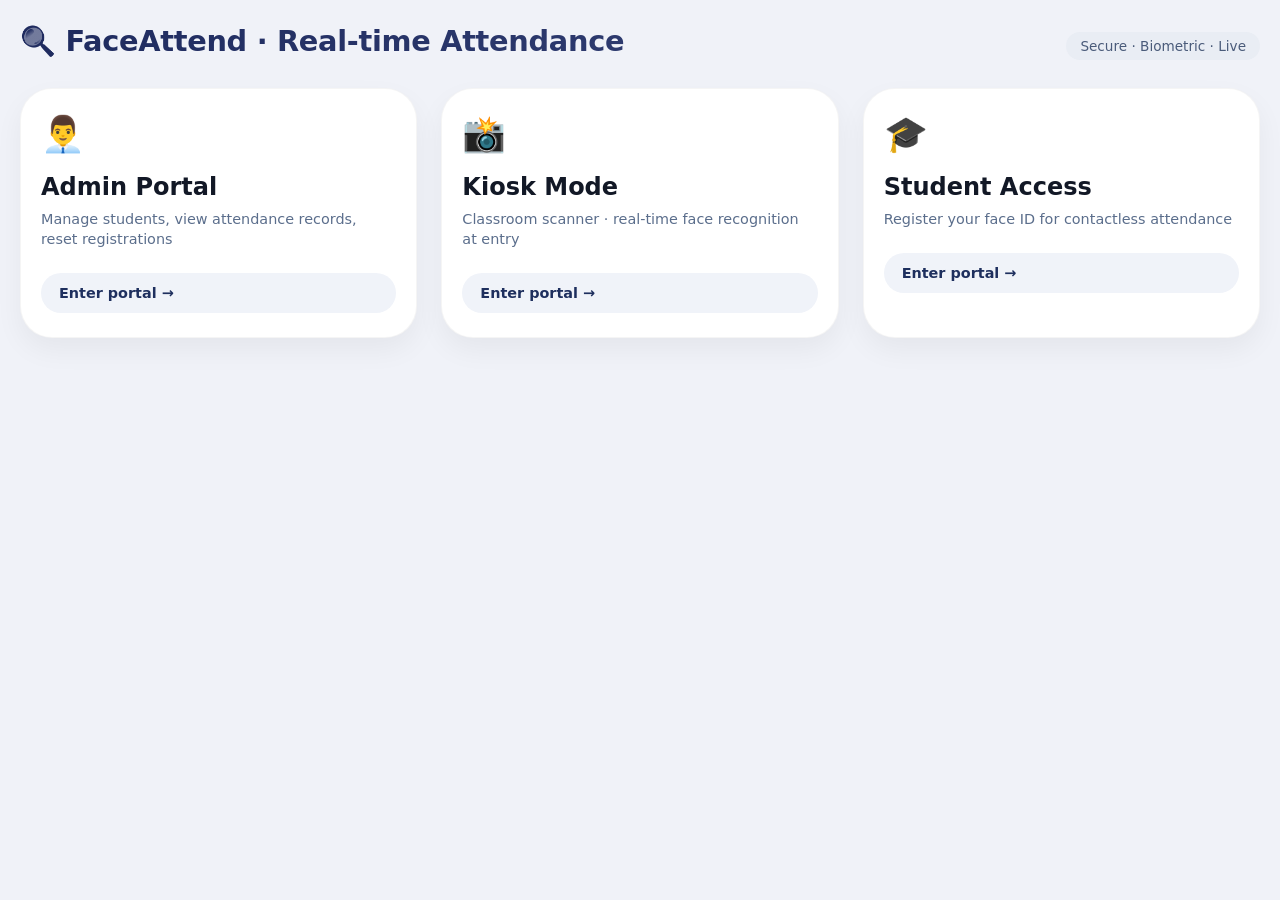
<file: index.html>
﻿<!DOCTYPE html>
<html lang="en">
<head>
    <meta charset="UTF-8">
    <meta name="viewport" content="width=device-width, initial-scale=1.0, user-scalable=no">
    <title>FaceAttend | Real-Time Attendance System</title>
    <link rel="stylesheet" href="styles.css">
    <link rel="icon"type="image/x-icon" href="logo.jpg" />
</head>
<body>
    <div class="dashboard">
        <div class="brand">
            <h1>🔍 FaceAttend · Real-time Attendance</h1>
            <p>Secure · Biometric · Live</p>
        </div>

        <!-- THREE PORTAL CARDS -->
        <div class="portal-grid">
            <div class="portal-card">
                <div class="portal-icon">👨‍💼</div>
                <h3>Admin Portal</h3>
                <p>Manage students, view attendance records, reset registrations</p>
                <button class="portal-btn" id="openAdminBtn">Enter portal →</button>
            </div>
            <div class="portal-card">
                <div class="portal-icon">📸</div>
                <h3>Kiosk Mode</h3>
                <p>Classroom scanner · real-time face recognition at entry</p>
                <button class="portal-btn" id="openKioskBtn">Enter portal →</button>
            </div>
            <div class="portal-card">
                <div class="portal-icon">🎓</div>
                <h3>Student Access</h3>
                <p>Register your face ID for contactless attendance</p>
                <button class="portal-btn" id="openStudentPortalBtn">Enter portal →</button>
            </div>
        </div>

        <!-- OVERVIEW STATS -->
        <div class="stats-row" id="statsContainer"></div>

        <!-- ADMIN PANEL -->
        <div id="adminPanel" class="section" style="display: none;">
            <div class="section-header">
                <h2>📋 Admin Dashboard · Records & Management</h2>
                <button class="reset-btn" id="closeAdminBtn">✕ Close</button>
            </div>
            <div class="flex-between" style="margin-bottom: 20px;">
                <button id="resetAllDataBtn" class="danger-btn">🧹 Reset all registrations</button>
                <span style="font-size: 0.75rem;">Total registered students: <strong id="totalRegDisplay">0</strong></span>
            </div>
            <div style="overflow-x: auto;">
                <table style="width:100%; border-collapse: collapse;" id="attendanceTable">
                    <thead>
                        <tr>
                            <th style="text-align:left; padding:12px 6px;">Student</th>
                            <th>ID</th>
                            <th>Today Status</th>
                            <th>Check-in Time</th>
                            <th>Action</th>
                        </tr>
                    </thead>
                    <tbody id="adminTableBody"></tbody>
                </table>
            </div>
            <p style="margin-top: 16px; font-size: 0.7rem; color:gray;">※ Manual override: mark present/absent</p>
        </div>

        <!-- KIOSK MODE -->
        <div id="kioskPanel" class="section" style="display: none;">
            <div class="section-header">
                <h2>📸 Classroom Attendance Scanner · Room 101 · CS Department</h2>
                <button class="reset-btn" id="closeKioskBtn">← Close</button>
            </div>
            <div class="scanner-layout">
                <div class="camera-panel">
                    <div class="camera-frame" id="cameraSimBox">
                        <video id="kioskWebcam" autoplay playsinline style="width:100%; border-radius: 24px;"></video>
                        <div id="recogHint" style="margin-top: 12px;">Position face in camera</div>
                    </div>
                    <button class="mock-btn" id="startRecognitionBtn">🔍 Start Face Recognition</button>
                    <div class="student-buttons" id="quickStudentList"></div>
                    <div class="small-note">* Click 'Start Recognition' to scan face and mark attendance</div>
                </div>
                <div class="log-panel">
                    <div class="flex-between">
                        <strong>📋 Today's Attendance</strong>
                        <span id="liveMarkCount">0 marked present</span>
                    </div>
                    <div class="attendance-log" id="liveLogList"></div>
                </div>
            </div>
        </div>

        <!-- STUDENT PORTAL -->
        <div id="studentPortalPanel" class="section" style="display: none;">
            <div class="section-header">
                <h2>🎓 Student Portal · Register your face ID</h2>
                <button class="reset-btn" id="closeStudentBtn">← Back</button>
            </div>
            <p style="margin-bottom: 12px;">First Time Setup: Register your face ID for contactless attendance</p>
            <div style="background:#f7f9fe; border-radius: 32px; padding: 24px;">
                <h3>📱 Register Face ID</h3>
                <p>Scan QR code to begin your one-time face registration</p>
                <div class="qr-area" id="qrSection">
                    <div class="qr-sim">
                        ⬛⬛⬛⬛⬛⬛⬛<br>
                        ⬛ ████ ██ ████ ⬛<br>
                        ⬛ ██  FACE  ██ ⬛<br>
                        ⬛ ██ ATTEND ██ ⬛<br>
                        ⬛ ████████████ ⬛<br>
                        ⬛⬛⬛⬛⬛⬛⬛<br>
                        <span style="font-size: 10px;">faceattend.app/student/register</span>
                    </div>
                    <button id="continueOnDeviceBtn" class="primary-btn">Continue on this device →</button>
                </div>
                <div id="studentRegistrationMessage" style="margin-top: 20px; font-weight: 500;"></div>
            </div>
        </div>
    </div>

    <script src="script.js"></script>
</body>
</html>
</file>
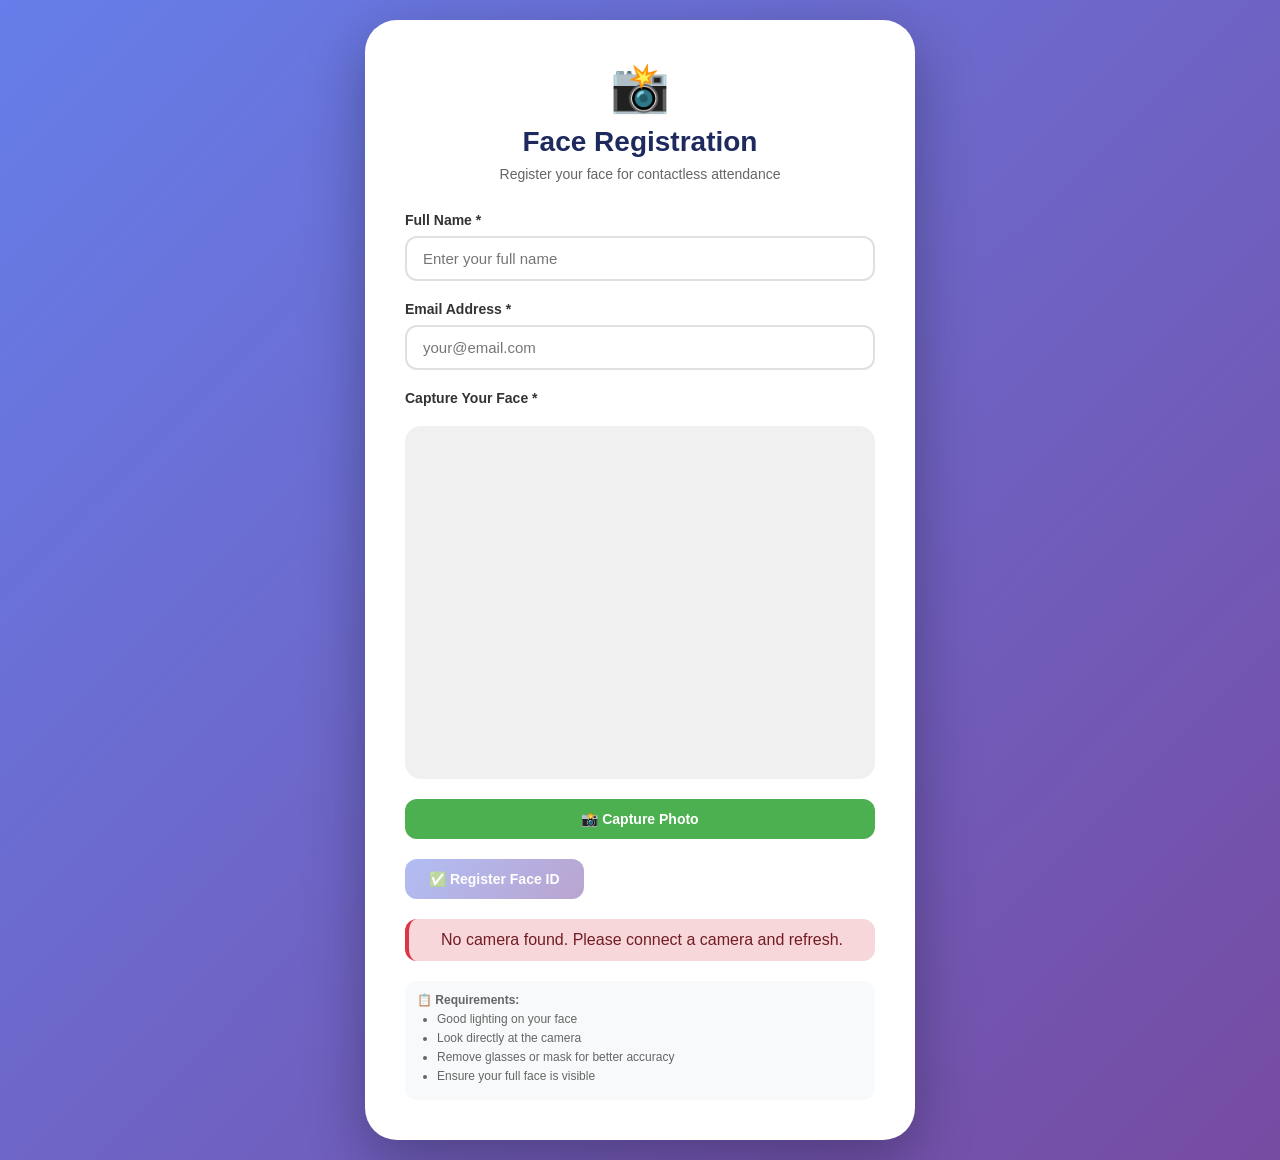
<file: register.html>
﻿<!DOCTYPE html>
<html lang="en">
<head>
    <meta charset="UTF-8">
    <meta name="viewport" content="width=device-width, initial-scale=1.0, user-scalable=no">
    <title>Face Registration | FaceAttend System</title>
    <style>
        * {
            margin: 0;
            padding: 0;
            box-sizing: border-box;
        }

        body {
            font-family: 'Inter', -apple-system, BlinkMacSystemFont, 'Segoe UI', Roboto, sans-serif;
            background: linear-gradient(135deg, #667eea 0%, #764ba2 100%);
            min-height: 100vh;
            display: flex;
            justify-content: center;
            align-items: center;
            padding: 20px;
        }

        .registration-container {
            background: white;
            border-radius: 32px;
            padding: 40px;
            max-width: 550px;
            width: 100%;
            box-shadow: 0 20px 60px rgba(0, 0, 0, 0.3);
            animation: slideUp 0.5s ease-out;
        }

        @keyframes slideUp {
            from {
                opacity: 0;
                transform: translateY(30px);
            }

            to {
                opacity: 1;
                transform: translateY(0);
            }
        }

        .header {
            text-align: center;
            margin-bottom: 30px;
        }

            .header h1 {
                color: #1e2a5e;
                font-size: 28px;
                margin-bottom: 8px;
            }

            .header p {
                color: #666;
                font-size: 14px;
            }

        .logo {
            font-size: 48px;
            margin-bottom: 10px;
        }

        .form-group {
            margin-bottom: 20px;
        }

        label {
            display: block;
            margin-bottom: 8px;
            font-weight: 600;
            color: #333;
            font-size: 14px;
        }

        input, select {
            width: 100%;
            padding: 12px 16px;
            border: 2px solid #e0e0e0;
            border-radius: 12px;
            font-size: 15px;
            transition: all 0.3s;
            font-family: inherit;
        }

            input:focus {
                outline: none;
                border-color: #667eea;
                box-shadow: 0 0 0 3px rgba(102, 126, 234, 0.1);
            }

        .webcam-container {
            position: relative;
            margin: 20px 0;
            border-radius: 16px;
            overflow: hidden;
            background: #f0f0f0;
            aspect-ratio: 4/3;
            display: flex;
            align-items: center;
            justify-content: center;
        }

        video, #capturedImage {
            width: 100%;
            height: 100%;
            object-fit: cover;
            border-radius: 16px;
            display: block;
        }

        .button-group {
            display: flex;
            gap: 12px;
            margin-top: 15px;
        }

        button {
            flex: 1;
            padding: 12px 24px;
            border: none;
            border-radius: 12px;
            font-weight: 600;
            cursor: pointer;
            transition: all 0.3s;
            font-size: 14px;
            font-family: inherit;
        }

        .btn-primary {
            background: linear-gradient(135deg, #667eea 0%, #764ba2 100%);
            color: white;
        }

        .btn-secondary {
            background: #f0f0f0;
            color: #333;
        }

        .btn-capture {
            background: #4CAF50;
            color: white;
        }

        .btn-danger {
            background: #f44336;
            color: white;
        }

        .btn-primary:hover:not(:disabled),
        .btn-capture:hover:not(:disabled),
        .btn-secondary:hover:not(:disabled) {
            transform: translateY(-2px);
            box-shadow: 0 5px 15px rgba(0, 0, 0, 0.2);
        }

        button:disabled {
            opacity: 0.5;
            cursor: not-allowed;
        }

        .status {
            margin-top: 20px;
            padding: 12px;
            border-radius: 12px;
            text-align: center;
            display: none;
            animation: fadeIn 0.3s ease-out;
        }

        @keyframes fadeIn {
            from {
                opacity: 0;
                transform: translateY(-10px);
            }

            to {
                opacity: 1;
                transform: translateY(0);
            }
        }

        .status.success {
            background: #d4edda;
            color: #155724;
            display: block;
            border-left: 4px solid #28a745;
        }

        .status.error {
            background: #f8d7da;
            color: #721c24;
            display: block;
            border-left: 4px solid #dc3545;
        }

        .status.info {
            background: #d1ecf1;
            color: #0c5460;
            display: block;
            border-left: 4px solid #17a2b8;
        }

        .spinner {
            display: none;
            width: 40px;
            height: 40px;
            margin: 20px auto;
            border: 4px solid #f3f3f3;
            border-top: 4px solid #667eea;
            border-radius: 50%;
            animation: spin 1s linear infinite;
        }

        @keyframes spin {
            0% {
                transform: rotate(0deg);
            }

            100% {
                transform: rotate(360deg);
            }
        }

        .preview-info {
            margin-top: 10px;
            font-size: 12px;
            color: #666;
            text-align: center;
        }

        .requirements {
            background: #f8f9fa;
            padding: 12px;
            border-radius: 12px;
            margin-top: 20px;
            font-size: 12px;
            color: #666;
        }

            .requirements ul {
                margin-left: 20px;
                margin-top: 5px;
            }

            .requirements li {
                margin: 5px 0;
            }

        @media (max-width: 600px) {
            .registration-container {
                padding: 24px;
            }

            .header h1 {
                font-size: 24px;
            }

            button {
                padding: 10px 16px;
            }
        }
    </style>
</head>
<body>
    <div class="registration-container">
        <div class="header">
            <div class="logo">📸</div>
            <h1>Face Registration</h1>
            <p>Register your face for contactless attendance</p>
        </div>

        <form id="registrationForm">
            <div class="form-group">
                <label>Full Name *</label>
                <input type="text" id="studentName" required placeholder="Enter your full name" autocomplete="off">
            </div>

            

            <div class="form-group">
                <label>Email Address *</label>
                <input type="email" id="studentEmail" required placeholder="your@email.com" autocomplete="off">
            </div>

            <div class="form-group">
                <label>Capture Your Face *</label>
                <div class="webcam-container">
                    <video id="webcam" autoplay playsinline></video>
                    <canvas id="canvas" style="display: none;"></canvas>
                    <img id="capturedImage" style="display: none;" alt="Captured face">
                </div>
                <div class="button-group">
                    <button type="button" class="btn-capture" id="captureBtn">📸 Capture Photo</button>
                    <button type="button" class="btn-secondary" id="retakeBtn" style="display: none;">🔄 Retake</button>
                </div>
                <div class="preview-info" id="previewInfo"></div>
            </div>

            <button type="submit" class="btn-primary" id="registerBtn" disabled>✅ Register Face ID</button>
        </form>

        <div class="spinner" id="spinner"></div>
        <div class="status" id="status"></div>

        <div class="requirements">
            <strong>📋 Requirements:</strong>
            <ul>
                <li>Good lighting on your face</li>
                <li>Look directly at the camera</li>
                <li>Remove glasses or mask for better accuracy</li>
                <li>Ensure your full face is visible</li>
            </ul>
        </div>
    </div>

    <script src="register.js"></script>
</body>
</html>
</file>
<file: styles.css>
﻿* {
    margin: 0;
    padding: 0;
    box-sizing: border-box;
    font-family: 'Inter', system-ui, -apple-system, 'Segoe UI', Roboto, Helvetica, sans-serif;
}

body {
    background: #f0f2f8;
    padding: 24px 20px;
}

.dashboard {
    max-width: 1400px;
    margin: 0 auto;
}

/* Header / Brand */
.brand {
    display: flex;
    justify-content: space-between;
    align-items: baseline;
    flex-wrap: wrap;
    margin-bottom: 28px;
}

    .brand h1 {
        font-size: 1.8rem;
        font-weight: 700;
        background: linear-gradient(135deg, #1E2A5E, #2D3A6E);
        -webkit-background-clip: text;
        background-clip: text;
        color: transparent;
        letter-spacing: -0.3px;
    }

    .brand p {
        color: #4a5b7a;
        font-weight: 500;
        background: #e9edf4;
        padding: 6px 14px;
        border-radius: 40px;
        font-size: 0.85rem;
    }

/* Portal Cards Grid */
.portal-grid {
    display: grid;
    grid-template-columns: repeat(auto-fit, minmax(280px, 1fr));
    gap: 24px;
    margin-bottom: 40px;
}

.portal-card {
    background: white;
    border-radius: 32px;
    padding: 24px 20px;
    box-shadow: 0 12px 28px rgba(0, 0, 0, 0.05);
    transition: all 0.2s ease;
    border: 1px solid rgba(0, 0, 0, 0.04);
}

    .portal-card:hover {
        transform: translateY(-3px);
        box-shadow: 0 20px 32px -12px rgba(0, 0, 0, 0.12);
    }

.portal-icon {
    font-size: 2.2rem;
    margin-bottom: 18px;
}

.portal-card h3 {
    font-size: 1.5rem;
    font-weight: 600;
    margin-bottom: 8px;
    color: #121826;
}

.portal-card p {
    color: #5b6e8c;
    font-size: 0.9rem;
    margin-bottom: 24px;
    line-height: 1.4;
}

.portal-btn {
    background: #f0f3f9;
    border: none;
    padding: 12px 18px;
    border-radius: 40px;
    font-weight: 600;
    font-size: 0.9rem;
    color: #1e2f5e;
    cursor: pointer;
    transition: 0.2s;
    width: 100%;
    display: flex;
    justify-content: space-between;
    align-items: center;
}

    .portal-btn:hover {
        background: #e2e8f2;
        transform: scale(0.98);
    }

/* Stats Row */
.stats-row {
    display: grid;
    grid-template-columns: repeat(auto-fit, minmax(200px, 1fr));
    gap: 20px;
    margin-bottom: 36px;
}

.stat-card {
    background: white;
    border-radius: 28px;
    padding: 18px 20px;
    box-shadow: 0 6px 14px rgba(0, 0, 0, 0.02);
    border: 1px solid #eef2f9;
}

.stat-value {
    font-size: 2.5rem;
    font-weight: 800;
    color: #1f2b48;
    line-height: 1;
}

.stat-label {
    font-size: 0.85rem;
    color: #6d7b97;
    margin-top: 6px;
    letter-spacing: 0.3px;
}

.badge-verify {
    font-size: 0.75rem;
    background: #eef2ff;
    display: inline-block;
    padding: 4px 10px;
    border-radius: 30px;
    margin-top: 8px;
    font-weight: 500;
}

/* Sections */
.section {
    background: white;
    border-radius: 32px;
    padding: 24px 28px;
    margin-bottom: 36px;
    box-shadow: 0 8px 20px rgba(0, 0, 0, 0.03);
    border: 1px solid #eef2fa;
}

.section-header {
    display: flex;
    justify-content: space-between;
    align-items: center;
    flex-wrap: wrap;
    margin-bottom: 20px;
    border-bottom: 2px solid #eff3fa;
    padding-bottom: 14px;
}

    .section-header h2 {
        font-size: 1.55rem;
        font-weight: 600;
    }

/* Attendance Log */
.attendance-log {
    max-height: 320px;
    overflow-y: auto;
}

.log-item {
    display: flex;
    justify-content: space-between;
    align-items: center;
    padding: 14px 0;
    border-bottom: 1px solid #edf2f7;
}

.student-info {
    font-weight: 600;
}

.student-detail {
    font-size: 0.75rem;
    color: #6f7d98;
}

.time-badge {
    background: #eef3fc;
    padding: 4px 12px;
    border-radius: 60px;
    font-size: 0.75rem;
    font-weight: 500;
}

.status-present {
    color: #0f7b3a;
    background: #e1f7ea;
    padding: 4px 10px;
    border-radius: 40px;
    font-size: 0.7rem;
    font-weight: 600;
}

.status-absent {
    color: #b13e3e;
    background: #ffe6e5;
}

/* Scanner Layout */
.scanner-layout {
    display: flex;
    flex-direction: row;
    flex-wrap: wrap;
    gap: 28px;
}

.camera-panel {
    flex: 1.2;
    min-width: 260px;
    background: #f8fafd;
    border-radius: 28px;
    padding: 20px;
    text-align: center;
}

.camera-frame {
    background: #1e2a3a;
    border-radius: 28px;
    aspect-ratio: 4/3;
    display: flex;
    flex-direction: column;
    align-items: center;
    justify-content: center;
    color: white;
    margin-bottom: 12px;
    background-image: radial-gradient(circle at 30% 40%, #2c3e50 2%, transparent 2.5%);
    background-size: 24px 24px;
}

.log-panel {
    flex: 1;
}

.mock-btn {
    background: #1f2b48;
    border: none;
    padding: 10px 18px;
    border-radius: 50px;
    color: white;
    font-weight: 500;
    margin-top: 12px;
    cursor: pointer;
    transition: 0.2s;
}

    .mock-btn:hover {
        background: #2a3a60;
        transform: scale(0.98);
    }

.student-buttons {
    display: flex;
    flex-wrap: wrap;
    gap: 12px;
    margin: 16px 0;
}

.student-sim {
    background: #eef2ff;
    border: none;
    padding: 6px 16px;
    border-radius: 40px;
    font-size: 0.8rem;
    font-weight: 500;
    cursor: pointer;
    transition: 0.2s;
}

    .student-sim:hover {
        background: #e0e6f5;
        transform: scale(0.96);
    }

.small-note {
    font-size: 0.7rem;
    color: #7a88a6;
    margin-top: 12px;
}

.flex-between {
    display: flex;
    justify-content: space-between;
    align-items: center;
}

.reset-btn {
    background: none;
    border: 1px solid #dce3ec;
    padding: 6px 14px;
    border-radius: 60px;
    cursor: pointer;
}

.danger-btn {
    background: #fef2e8;
    border: 1px solid #ffd9c5;
    padding: 8px 16px;
    border-radius: 50px;
    cursor: pointer;
    transition: 0.2s;
}

    .danger-btn:hover {
        background: #ffe6d9;
    }

.primary-btn {
    background: #1E2A5E;
    color: white;
    border: none;
    padding: 12px 20px;
    border-radius: 60px;
    cursor: pointer;
    transition: 0.2s;
}

    .primary-btn:hover {
        background: #2a3a70;
        transform: scale(0.98);
    }

/* QR Area */
.qr-area {
    background: #f9fbfe;
    border-radius: 24px;
    padding: 20px;
    text-align: center;
    margin-top: 20px;
    border: 1px dashed #bfcee4;
}

.qr-sim {
    font-family: monospace;
    background: white;
    display: inline-block;
    padding: 16px 20px;
    border-radius: 18px;
    letter-spacing: 1px;
    font-weight: 600;
}

/* Table Styles */
#attendanceTable {
    width: 100%;
    border-collapse: collapse;
}

    #attendanceTable th {
        text-align: left;
        padding: 12px 8px;
        background: #f8fafd;
        border-bottom: 2px solid #e2e8f0;
    }

    #attendanceTable td {
        padding: 12px 8px;
        border-bottom: 1px solid #edf2f7;
    }

/* Responsive */
@media (max-width: 800px) {
    body {
        padding: 16px;
    }

    .section {
        padding: 18px;
    }

    .section-header h2 {
        font-size: 1.2rem;
    }

    .brand h1 {
        font-size: 1.3rem;
    }
}

button {
    cursor: pointer;
}
</file>
